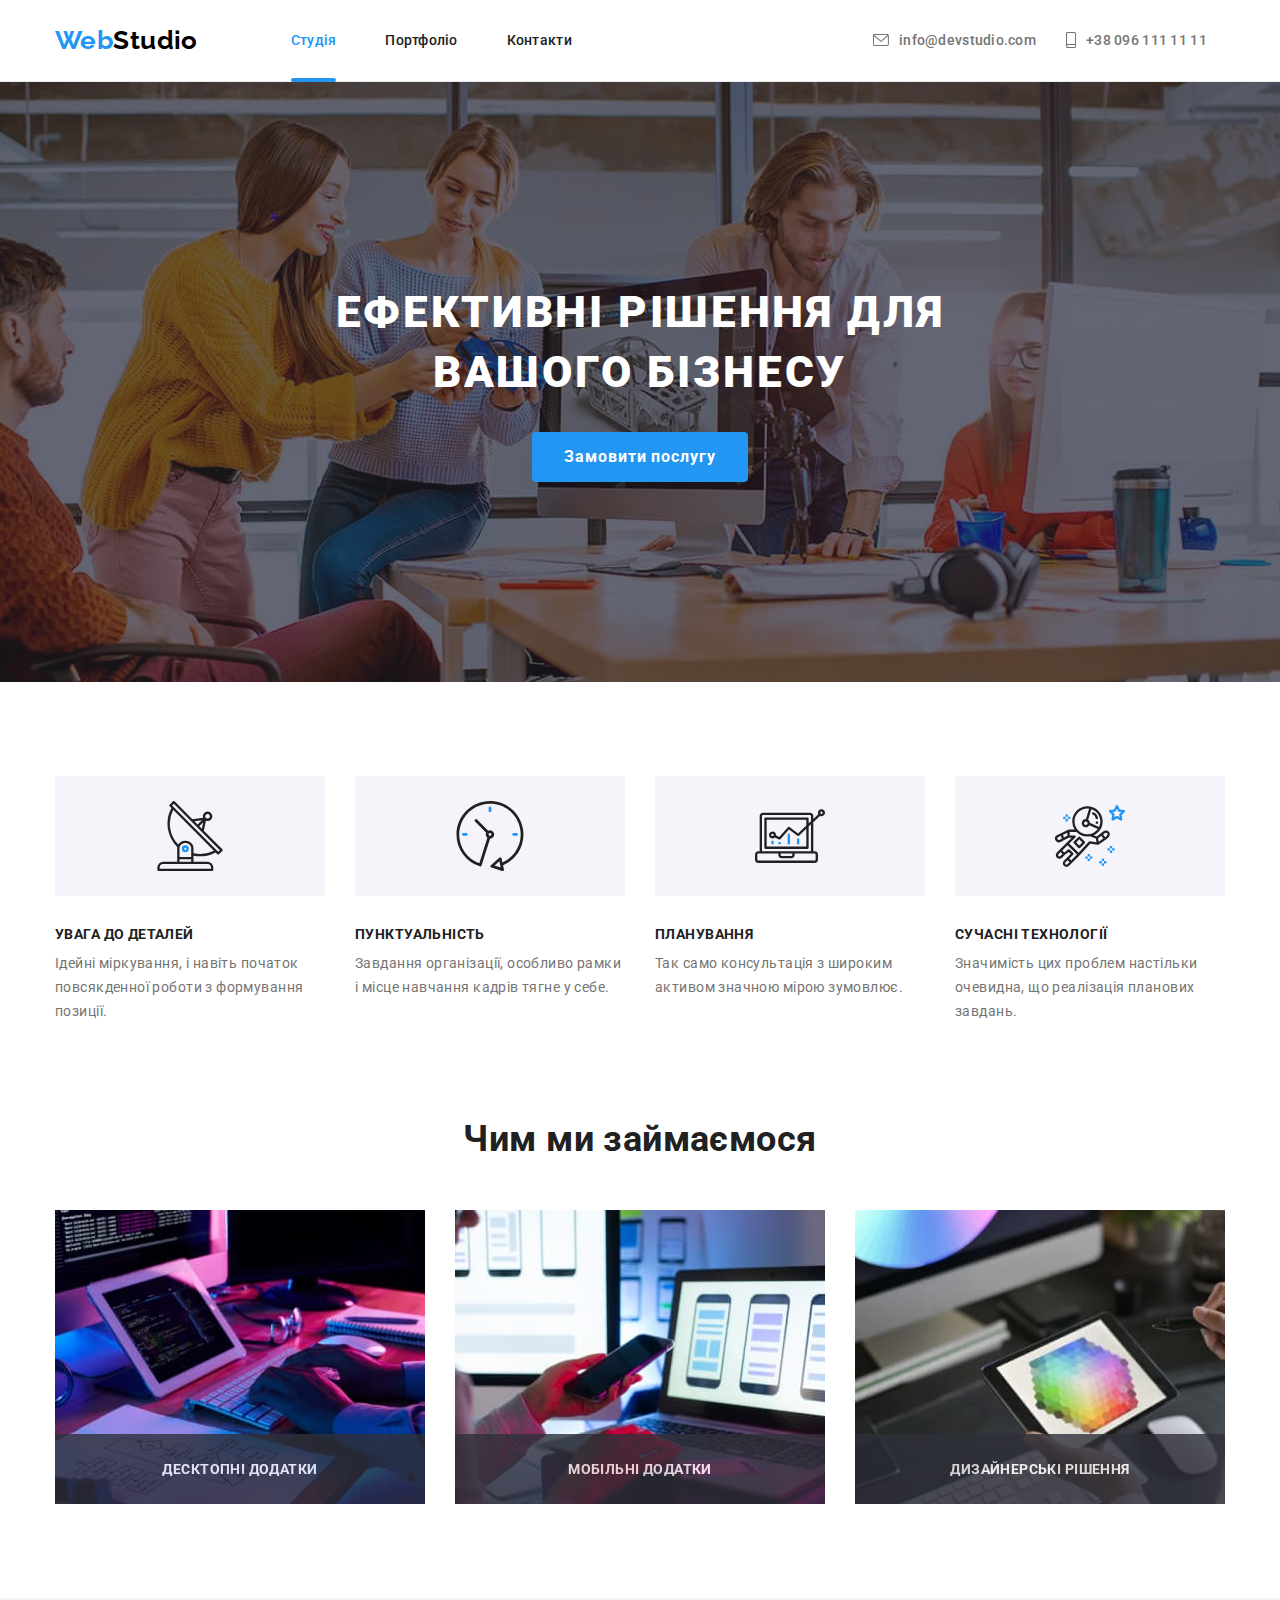
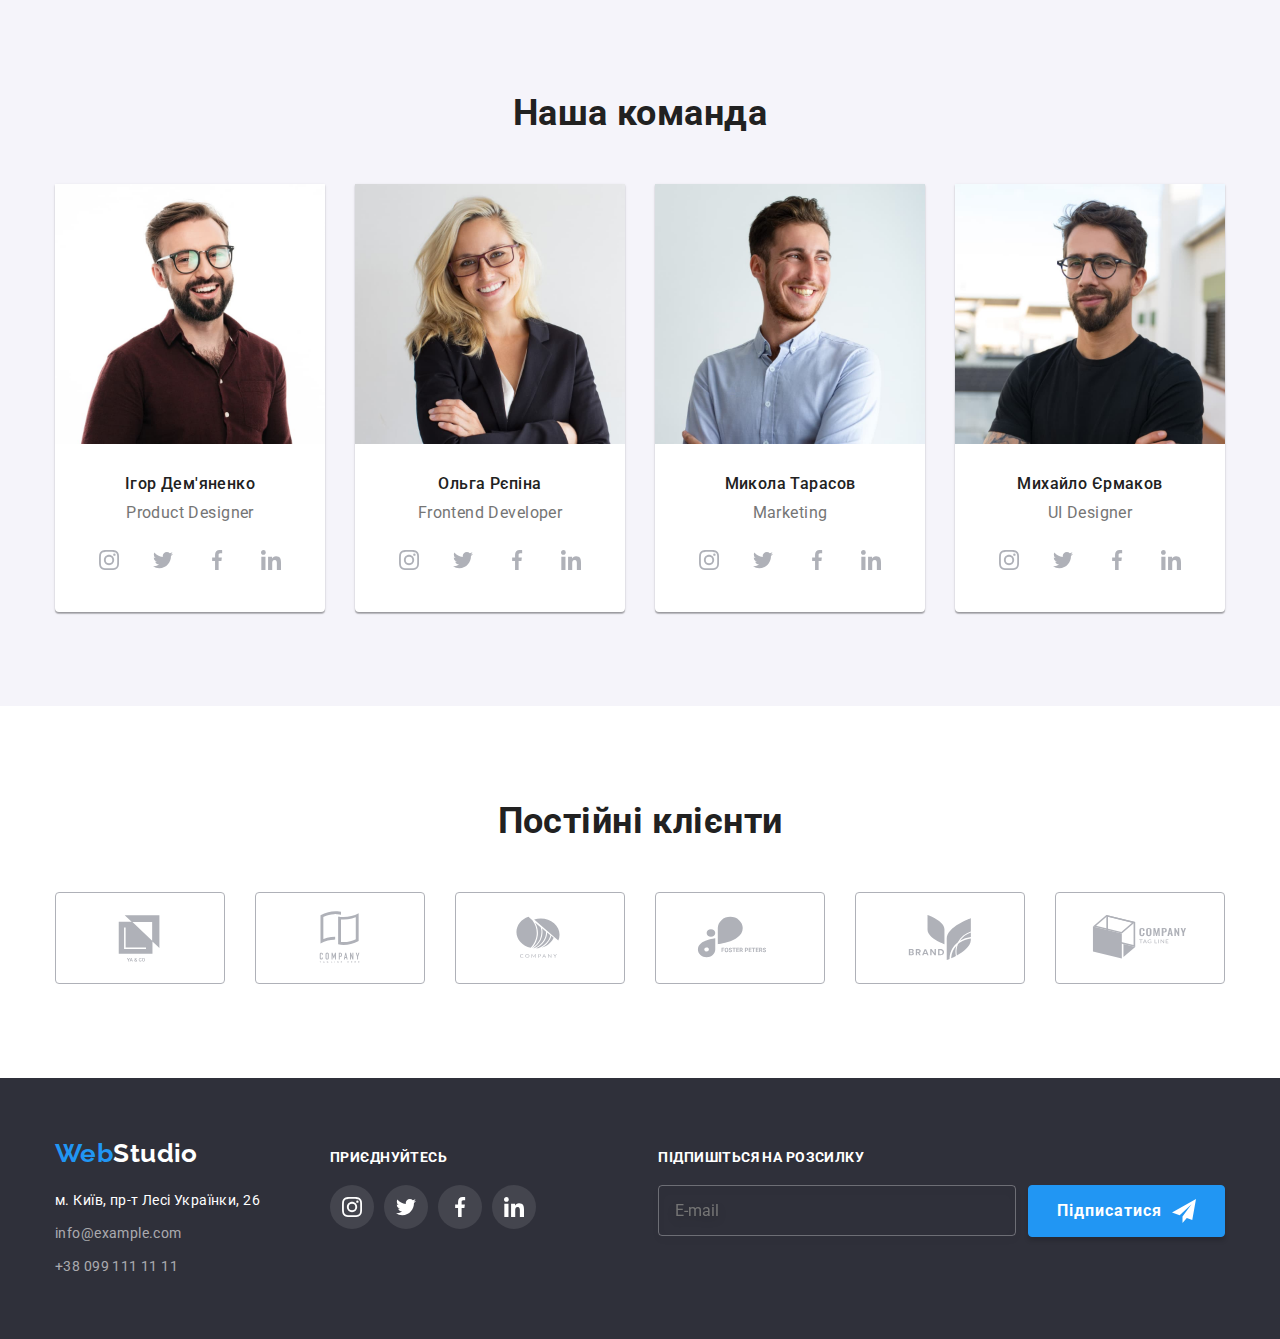
<file: index.html>
<!DOCTYPE html>
<html lang="uk">
  <head>
    <meta charset="UTF-8" />
    <meta http-equiv="X-UA-Compatible" content="IE=edge" />
    <meta name="viewport" content="width=device-width, initial-scale=1.0" />
    <link rel="preconnect" href="https://fonts.googleapis.com" />
    <link rel="preconnect" href="https://fonts.gstatic.com" crossorigin />
    <link
      href="https://fonts.googleapis.com/css2?family=Raleway:wght@700&family=Roboto:wght@400;500;700;900&display=swap"
      rel="stylesheet"
    />
    <link
      rel="stylesheet"
      href="https://cdnjs.cloudflare.com/ajax/libs/modern-normalize/1.1.0/modern-normalize.min.css"
    />
    <link rel="stylesheet" href="./css/main.min.css" />
    <title lang="en">WebStudio</title>
  </head>
  <body>
    <header class="header">
      <div class="header__wraper container">
        <nav class="nav">
          <a class="nav__logo" href="./index.html" lang="en"
            ><span class="logo-accent">Web</span>Studio</a
          >
          <ul class="nav__list">
            <li>
              <a class="nav__link current" href="./index.html">Студія</a>
            </li>
            <li>
              <a class="nav__link" href="./portfolio.html">Портфоліо</a>
            </li>
            <li>
              <a class="nav__link" href="#">Контакти</a>
            </li>
          </ul>
        </nav>
        <ul class="header__list">
          <li>
            <a class="header__link" href="mailto:info@devstudio.com">
              <svg class="header__icon" width="16" height="12">
                <use href="./images/icons.svg#icon-envelope"></use></svg
              >info@devstudio.com</a
            >
          </li>
          <li>
            <a class="header__link" href="tel:+380961111111">
              <svg class="header__icon" width="10" height="16">
                <use href="./images/icons.svg#icon-smartphone"></use></svg
              >+38 096 111 11 11</a
            >
          </li>
        </ul>
      </div>
    </header>
    <main>
      <section class="hero">
        <h1 class="hero__title">Ефективні рішення для вашого бізнесу</h1>
        <button data-modal-open class="hero__btn" type="button">
          Замовити послугу
        </button>
        <div data-modal class="backdrop is-hidden">
          <div class="modal">
            <button data-modal-close class="modal__btn">
              <svg class="modal__icon" width="18" height="18">
                <use href="./images/icons.svg#icon-close"></use>
              </svg>
            </button>
            <p class="modal__title">Залиште свої дані, ми вам передзвонимо</p>
            <form>
              <label class="modal__label">
                Ім'я
                <input type="text" name="name" class="modal__input" required />
                <svg class="modal__input-icon" width="18" height="18">
                  <use href="./images/icons.svg#icon-person"></use>
                </svg>
              </label>
              <label class="modal__label">
                Телефон
                <input type="tel" name="tel" class="modal__input" required />
                <svg class="modal__input-icon" width="18" height="18">
                  <use href="./images/icons.svg#icon-phone"></use>
                </svg>
              </label>
              <label class="modal__label">
                Пошта
                <input
                  type="email"
                  name="email"
                  class="modal__input"
                  required
                />
                <svg class="modal__input-icon" width="18" height="18">
                  <use href="./images/icons.svg#icon-email"></use>
                </svg>
              </label>
              <label class="modal__label">
                Коментар
                <textarea
                  class="modal__comment"
                  name="comment"
                  rows="8"
                  placeholder="Введіть текст"
                ></textarea>
              </label>
              <label class="modal__policy">
                <input class="modal__checkbox" type="checkbox" name="policy" />
                <svg class="modal__checbox-icon" width="16" height="15">
                  <use href="./images/icons.svg#icon-check"></use>
                </svg>
                <span>Погоджуюся з розсилкою та приймаю</span>
                <a href="" class="modal__checbox-link">Умови договору</a>
              </label>
              <button type="submit" class="modal__form-btn">Відправити</button>
            </form>
          </div>
        </div>
      </section>
      <section class="features section">
        <div class="container">
          <h2 class="section__title feature-title">Особливості</h2>
          <ul class="features__list">
            <li class="features__item">
              <div class="features__icon-wraper">
                <svg width="70" height="70">
                  <use href="./images/icons.svg#icon-antenna"></use>
                </svg>
              </div>
              <h3 class="features__title">Увага до деталей</h3>
              <p class="features__descr">
                Ідейні міркування, і навіть початок повсякденної роботи з
                формування позиції.
              </p>
            </li>
            <li class="features__item">
              <div class="features__icon-wraper">
                <svg width="70" height="70">
                  <use href="./images/icons.svg#icon-clock"></use>
                </svg>
              </div>
              <h3 class="features__title">Пунктуальність</h3>
              <p class="features__descr">
                Завдання організації, особливо рамки і місце навчання кадрів
                тягне у себе.
              </p>
            </li>
            <li class="features__item">
              <div class="features__icon-wraper">
                <svg width="70" height="70">
                  <use href="./images/icons.svg#icon-diagram"></use>
                </svg>
              </div>
              <h3 class="features__title">Планування</h3>
              <p class="features__descr">
                Так само консультація з широким активом значною мірою зумовлює.
              </p>
            </li>
            <li class="features__item">
              <div class="features__icon-wraper">
                <svg width="70" height="70">
                  <use href="./images/icons.svg#icon-astronaut"></use>
                </svg>
              </div>
              <h3 class="features__title">Сучасні технології</h3>
              <p class="features__descr">
                Значимість цих проблем настільки очевидна, що реалізація
                планових завдань.
              </p>
            </li>
          </ul>
        </div>
      </section>
      <section class="services section">
        <div class="container">
          <h2 class="section__title">Чим ми займаємося</h2>
          <ul class="services__list">
            <li class="services__item">
              <div class="services__thumb">
                <img
                  src="./images/studio/img1.jpg"
                  alt="Людина працює за компьютером"
                  width="370"
                  height="294"
                />
                <p class="services__description">Десктопні додатки</p>
              </div>
            </li>
            <li class="services__item">
              <div class="services__thumb">
                <img
                  src="./images/studio/img2.jpg"
                  alt="Людина працює з телефоном та ноутбуком"
                  width="370"
                  height="294"
                />
                <p class="services__description">Мобільні додатки</p>
              </div>
            </li>
            <li class="services__item">
              <div class="services__thumb">
                <img
                  src="./images/studio/img3.jpg"
                  alt="Людина працює з планшетом"
                  width="370"
                  height="294"
                />
                <p class="services__description">Дизайнерські рішення</p>
              </div>
            </li>
          </ul>
        </div>
      </section>
      <section class="our-team section">
        <div class="container">
          <h2 class="section__title">Наша команда</h2>
          <ul class="our-team__list">
            <li class="our-team__item">
              <img
                src="./images/studio/photo1.jpg"
                alt="Ігор Дем'яненко"
                width="270"
                height="260"
              />
              <div class="our-team__content">
                <h3 class="our-team__name">Ігор Дем'яненко</h3>
                <p class="our-team__descr" lang="en">Product Designer</p>
                <div>
                  <ul class="our-soc">
                    <li class="our-soc__item">
                      <a href="" class="our-soc__link">
                        <svg class="our-soc__icon" width="20" height="20">
                          <use href="./images/icons.svg#icon-instagram"></use>
                        </svg>
                      </a>
                    </li>
                    <li class="our-soc__item">
                      <a href="" class="our-soc__link">
                        <svg class="our-soc__icon" width="20" height="20">
                          <use href="./images/icons.svg#icon-twitter"></use>
                        </svg>
                      </a>
                    </li>
                    <li class="our-soc__item">
                      <a href="" class="our-soc__link">
                        <svg class="our-soc__icon" width="20" height="20">
                          <use href="./images/icons.svg#icon-facebook"></use>
                        </svg>
                      </a>
                    </li>
                    <li class="our-soc__item">
                      <a href="" class="our-soc__link">
                        <svg class="our-soc__icon" width="20" height="20">
                          <use href="./images/icons.svg#icon-linkedin"></use>
                        </svg>
                      </a>
                    </li>
                  </ul>
                </div>
              </div>
            </li>
            <li class="our-team__item">
              <img
                src="./images/studio/photo2.jpg"
                alt="Ольга Рєпіна"
                width="270"
                height="260"
              />
              <div class="our-team__content">
                <h3 class="our-team__name">Ольга Рєпіна</h3>
                <p class="our-team__descr" lang="en">Frontend Developer</p>
                <div>
                  <ul class="our-soc">
                    <li class="our-soc__item">
                      <a href="" class="our-soc__link">
                        <svg class="our-soc__icon" width="20" height="20">
                          <use href="./images/icons.svg#icon-instagram"></use>
                        </svg>
                      </a>
                    </li>
                    <li class="our-soc__item">
                      <a href="" class="our-soc__link">
                        <svg class="our-soc__icon" width="20" height="20">
                          <use href="./images/icons.svg#icon-twitter"></use>
                        </svg>
                      </a>
                    </li>
                    <li class="our-soc__item">
                      <a href="" class="our-soc__link">
                        <svg class="our-soc__icon" width="20" height="20">
                          <use href="./images/icons.svg#icon-facebook"></use>
                        </svg>
                      </a>
                    </li>
                    <li class="our-soc__item">
                      <a href="" class="our-soc__link">
                        <svg class="our-soc__icon" width="20" height="20">
                          <use href="./images/icons.svg#icon-linkedin"></use>
                        </svg>
                      </a>
                    </li>
                  </ul>
                </div>
              </div>
            </li>
            <li class="our-team__item">
              <img
                src="./images/studio/photo3.jpg"
                alt="Микола Тарасов"
                width="270"
                height="260"
              />
              <div class="our-team__content">
                <h3 class="our-team__name">Микола Тарасов</h3>
                <p class="our-team__descr" lang="en">Marketing</p>
                <div>
                  <ul class="our-soc">
                    <li class="our-soc__item">
                      <a href="" class="our-soc__link">
                        <svg class="our-soc__icon" width="20" height="20">
                          <use href="./images/icons.svg#icon-instagram"></use>
                        </svg>
                      </a>
                    </li>
                    <li class="our-soc__item">
                      <a href="" class="our-soc__link">
                        <svg class="our-soc__icon" width="20" height="20">
                          <use href="./images/icons.svg#icon-twitter"></use>
                        </svg>
                      </a>
                    </li>
                    <li class="our-soc__item">
                      <a href="" class="our-soc__link">
                        <svg class="our-soc__icon" width="20" height="20">
                          <use href="./images/icons.svg#icon-facebook"></use>
                        </svg>
                      </a>
                    </li>
                    <li class="our-soc__item">
                      <a href="" class="our-soc__link">
                        <svg class="our-soc__icon" width="20" height="20">
                          <use href="./images/icons.svg#icon-linkedin"></use>
                        </svg>
                      </a>
                    </li>
                  </ul>
                </div>
              </div>
            </li>
            <li class="our-team__item">
              <img
                src="./images/studio/photo4.jpg"
                alt="Михайло Єрмаков"
                width="270"
                height="260"
              />
              <div class="our-team__content">
                <h3 class="our-team__name">Михайло Єрмаков</h3>
                <p class="our-team__descr" lang="en">UI Designer</p>
                <div>
                  <ul class="our-soc">
                    <li class="our-soc__item">
                      <a href="" class="our-soc__link">
                        <svg class="our-soc__icon" width="20" height="20">
                          <use href="./images/icons.svg#icon-instagram"></use>
                        </svg>
                      </a>
                    </li>
                    <li class="our-soc__item">
                      <a href="" class="our-soc__link">
                        <svg class="our-soc__icon" width="20" height="20">
                          <use href="./images/icons.svg#icon-twitter"></use>
                        </svg>
                      </a>
                    </li>
                    <li class="our-soc__item">
                      <a href="" class="our-soc__link">
                        <svg class="our-soc__icon" width="20" height="20">
                          <use href="./images/icons.svg#icon-facebook"></use>
                        </svg>
                      </a>
                    </li>
                    <li class="our-soc__item">
                      <a href="" class="our-soc__link">
                        <svg class="our-soc__icon" width="20" height="20">
                          <use href="./images/icons.svg#icon-linkedin"></use>
                        </svg>
                      </a>
                    </li>
                  </ul>
                </div>
              </div>
            </li>
          </ul>
        </div>
      </section>
      <section class="section">
        <div class="container">
          <h2 class="section__title">Постійні клієнти</h2>
          <ul class="clients">
            <li>
              <a href="" class="clients__link">
                <svg class="clients__logo" width="106" height="60">
                  <use href="./images/icons.svg#icon-logo1"></use>
                </svg>
              </a>
            </li>
            <li>
              <a href="" class="clients__link">
                <svg class="clients__logo" width="106" height="60">
                  <use href="./images/icons.svg#icon-logo2"></use>
                </svg>
              </a>
            </li>
            <li>
              <a href="" class="clients__link">
                <svg class="clients__logo" width="106" height="60">
                  <use href="./images/icons.svg#icon-logo3"></use>
                </svg>
              </a>
            </li>
            <li>
              <a href="" class="clients__link">
                <svg class="clients__logo" width="106" height="60">
                  <use href="./images/icons.svg#icon-logo4"></use>
                </svg>
              </a>
            </li>
            <li>
              <a href="" class="clients__link">
                <svg class="clients__logo" width="106" height="60">
                  <use href="./images/icons.svg#icon-logo5"></use>
                </svg>
              </a>
            </li>
            <li>
              <a href="" class="clients__link">
                <svg class="clients__logo" width="106" height="60">
                  <use href="./images/icons.svg#icon-logo6"></use>
                </svg>
              </a>
            </li>
          </ul>
        </div>
      </section>
    </main>
    <footer class="footer">
      <div class="footer__wraper container">
        <div>
          <a class="footer__logo" href="./index.html" lang="en"
            ><span class="logo-accent">Web</span>Studio</a
          >
          <address class="address">
            <ul class="address__list">
              <li>
                <a
                  class="address__map"
                  href="https://goo.gl/maps/CPtrU1FHBa2aNyZL9"
                  target="_blank"
                  rel="noopener noreferrer nofollow"
                  >м. Київ, пр-т Лесі Українки, 26</a
                >
              </li>
              <li>
                <a class="address__contacts" href="mailto:info@example.com"
                  >info@example.com</a
                >
              </li>
              <li>
                <a class="address__contacts" href="tel:+380991111111"
                  >+38 099 111 11 11</a
                >
              </li>
            </ul>
          </address>
        </div>
        <div class="footer__soc-link">
          <p class="footer__text uppercase">приєднуйтесь</p>
          <ul class="footer__list">
            <li class="footer__item">
              <a href="" class="footer__link">
                <svg width="20" height="20">
                  <use href="./images/icons.svg#icon-instagram"></use>
                </svg>
              </a>
            </li>
            <li class="footer__item">
              <a href="" class="footer__link">
                <svg width="20" height="20">
                  <use href="./images/icons.svg#icon-twitter"></use>
                </svg>
              </a>
            </li>
            <li class="footer__item">
              <a href="" class="footer__link">
                <svg width="20" height="20">
                  <use href="./images/icons.svg#icon-facebook"></use>
                </svg>
              </a>
            </li>
            <li class="footer__item">
              <a href="" class="footer__link">
                <svg width="20" height="20">
                  <use href="./images/icons.svg#icon-linkedin"></use>
                </svg>
              </a>
            </li>
          </ul>
        </div>
        <div class="footer__form-wraper">
          <p class="footer__text uppercase">Підпишіться на розсилку</p>
          <form class="footer__form">
            <label class="footer__form-label">
              <input type="email" name="email" placeholder="E-mail" required />
            </label>
            <button class="footer__btn" type="submit">
              Підписатися
              <svg class="footer__btn-icon" width="24" height="24">
                <use href="./images/icons.svg#icon-send"></use>
              </svg>
            </button>
          </form>
        </div>
      </div>
    </footer>
    <script src="./js/modal.js"></script>
  </body>
</html>
</file>
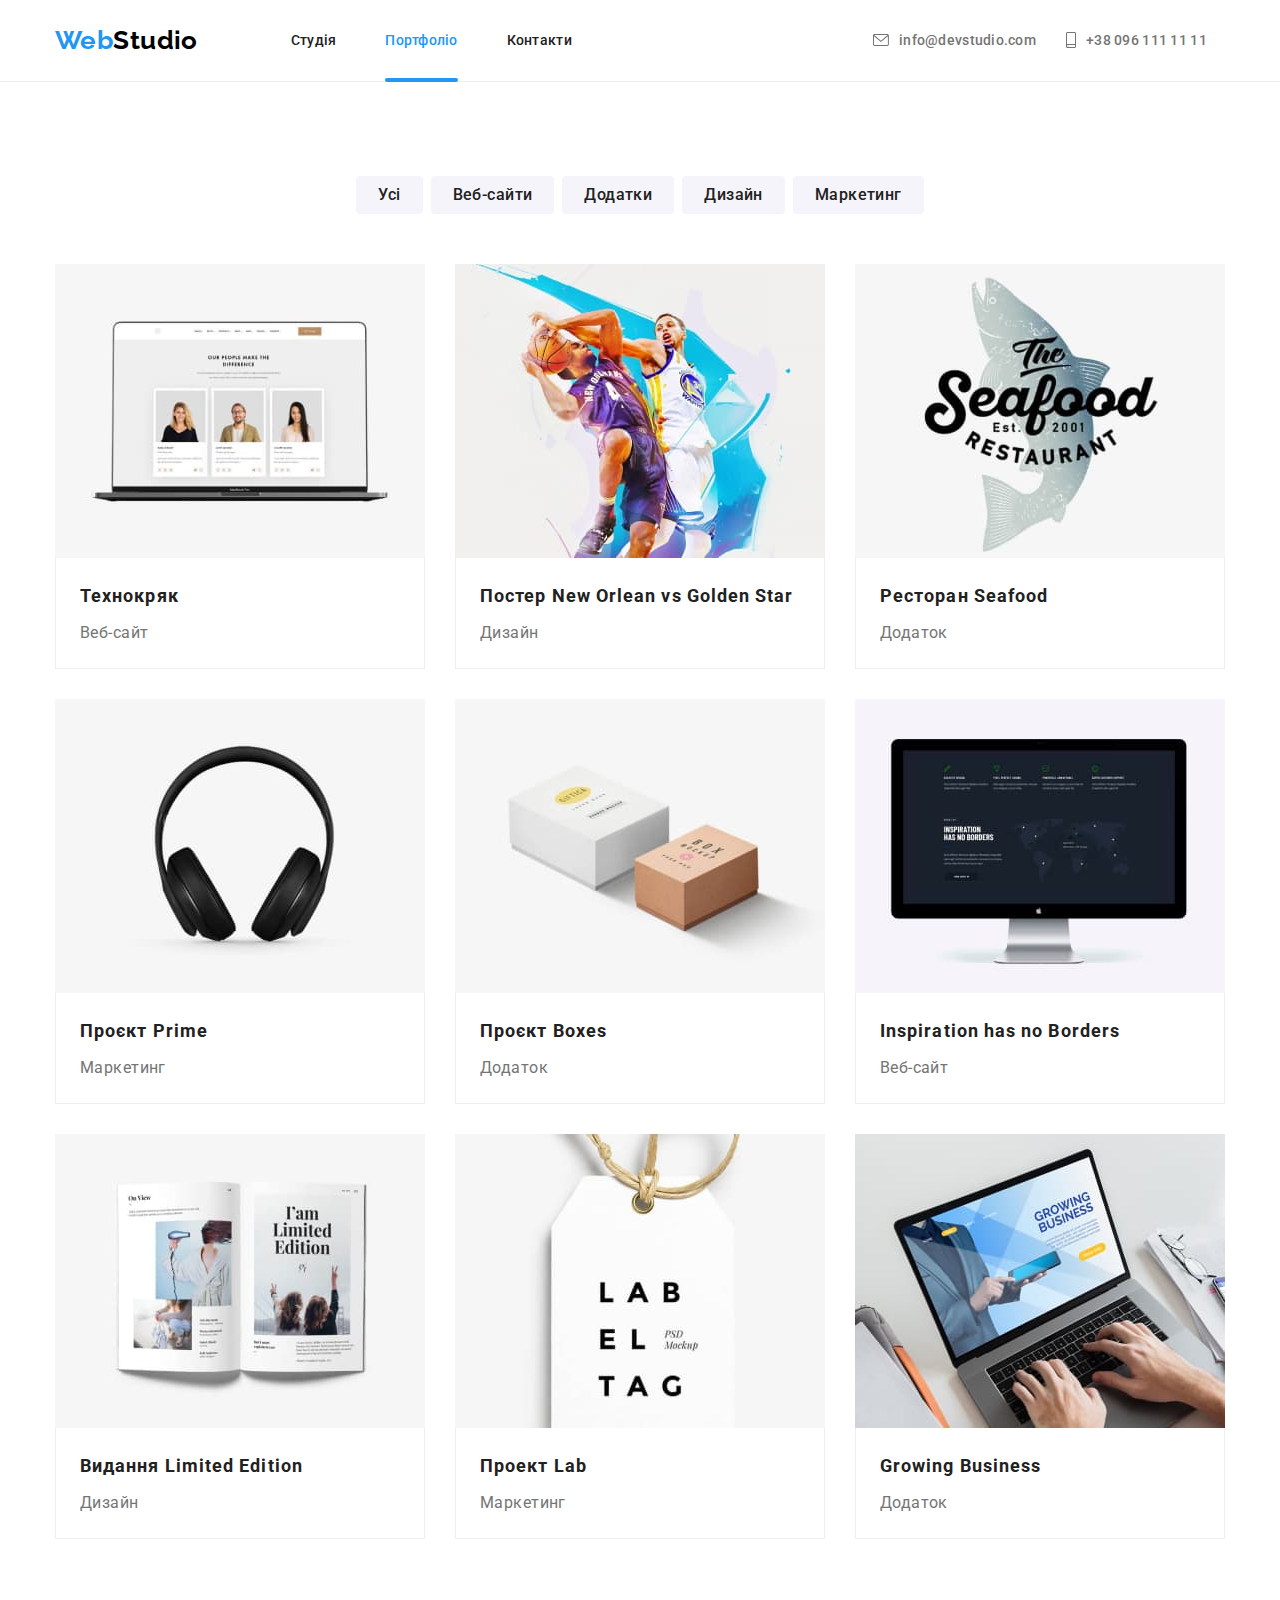
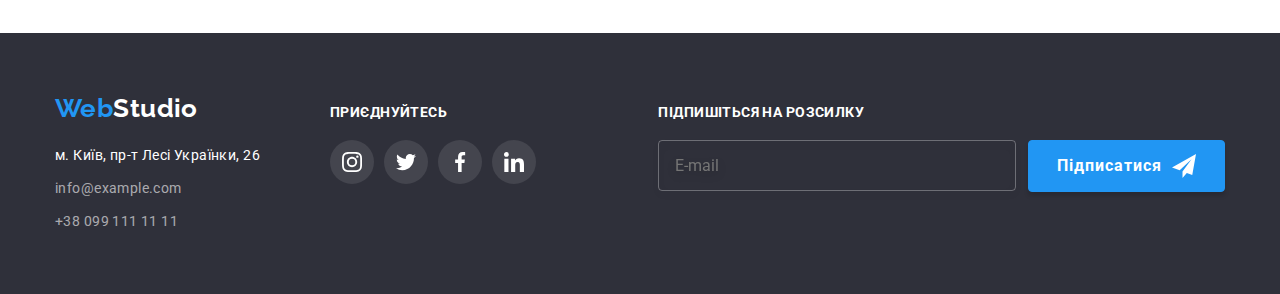
<file: portfolio.html>
<!DOCTYPE html>
<html lang="uk">
  <head>
    <meta charset="UTF-8" />
    <meta http-equiv="X-UA-Compatible" content="IE=edge" />
    <meta name="viewport" content="width=device-width, initial-scale=1.0" />
    <link rel="preconnect" href="https://fonts.googleapis.com" />
    <link rel="preconnect" href="https://fonts.gstatic.com" crossorigin />
    <link
      href="https://fonts.googleapis.com/css2?family=Raleway:wght@700&family=Roboto:wght@400;500;700;900&display=swap"
      rel="stylesheet"
    />
    <link
      rel="stylesheet"
      href="https://cdnjs.cloudflare.com/ajax/libs/modern-normalize/1.1.0/modern-normalize.min.css"
    />
    <link rel="stylesheet" href="./css/main.min.css" />
    <title lang="en">Portfolio</title>
  </head>
  <body>
    <header class="header">
      <div class="header__wraper container">
        <nav class="nav">
          <a class="nav__logo" href="./index.html" lang="en"
            ><span class="logo-accent">Web</span>Studio</a
          >
          <ul class="nav__list">
            <li>
              <a class="nav__link" href="./index.html">Студія</a>
            </li>
            <li>
              <a class="nav__link current" href="./portfolio.html">Портфоліо</a>
            </li>
            <li>
              <a class="nav__link" href="#">Контакти</a>
            </li>
          </ul>
        </nav>
        <ul class="header__list">
          <li>
            <a class="header__link" href="mailto:info@devstudio.com">
              <svg class="header__icon" width="16" height="12">
                <use href="./images/icons.svg#icon-envelope"></use></svg
              >info@devstudio.com</a
            >
          </li>
          <li>
            <a class="header__link" href="tel:+380961111111">
              <svg class="header__icon" width="10" height="16">
                <use href="./images/icons.svg#icon-smartphone"></use></svg
              >+38 096 111 11 11</a
            >
          </li>
        </ul>
      </div>
    </header>
    <main>
      <section class="portfolio section">
        <div class="container">
          <h1 class="section__title title-hidden">Портфоліо</h1>
          <ul class="portfolio__nav">
            <li class="portfolio__nav-list">
              <button class="portfolio__nav-btn" type="button">Усі</button>
            </li>
            <li class="portfolio__nav-list">
              <button class="portfolio__nav-btn" type="button">
                Веб-сайти
              </button>
            </li>
            <li class="portfolio__nav-list">
              <button class="portfolio__nav-btn" type="button">Додатки</button>
            </li>
            <li class="portfolio__nav-list">
              <button class="portfolio__nav-btn" type="button">Дизайн</button>
            </li>
            <li class="portfolio__nav-list">
              <button class="portfolio__nav-btn" type="button">
                Маркетинг
              </button>
            </li>
          </ul>
          <ul class="portfolio__set">
            <li class="portfolio__item">
              <a href="" class="portfolio__link">
                <div class="overlay">
                  <img
                    src="./images/portfolio/img1.jpg"
                    alt="Технокряк"
                    width="370"
                    height="294"
                  />
                  <p class="overlay__text">
                    Ресурс пропонує комплексні пропозиції з різним рівнем
                    функціоналу та сервісів. Все це дозволить відвідувачу
                    отримати вичерпні відомості про компанію чи приватну особу.
                  </p>
                </div>

                <div class="portfolio__wraper">
                  <h2 class="portfolio__title">Технокряк</h2>
                  <p class="portfolio__descr">Веб-сайт</p>
                </div>
              </a>
            </li>
            <li class="portfolio__item">
              <a href="" class="portfolio__link">
                <div class="overlay">
                  <img
                    src="./images/portfolio/img2.jpg"
                    alt="Постер Новий Орлеан проти Золотої Зірки"
                    width="370"
                    height="294"
                  />
                  <p class="overlay__text">
                    Ресурс пропонує комплексні пропозиції з різним рівнем
                    функціоналу та сервісів. Все це дозволить відвідувачу
                    отримати вичерпні відомості про компанію чи приватну особу.
                  </p>
                </div>

                <div class="portfolio__wraper">
                  <h2 class="portfolio__title">
                    Постер <span lang="en">New Orlean vs Golden Star</span>
                  </h2>
                  <p class="portfolio__descr">Дизайн</p>
                </div>
              </a>
            </li>
            <li class="portfolio__item">
              <a href="" class="portfolio__link">
                <div class="overlay">
                  <img
                    src="./images/portfolio/img3.jpg"
                    alt="Ресторан морепродуктів"
                    width="370"
                    height="294"
                  />
                  <p class="overlay__text">
                    Ресурс пропонує комплексні пропозиції з різним рівнем
                    функціоналу та сервісів. Все це дозволить відвідувачу
                    отримати вичерпні відомості про компанію чи приватну особу.
                  </p>
                </div>

                <div class="portfolio__wraper">
                  <h2 class="portfolio__title">
                    Ресторан <span lang="en">Seafood</span>
                  </h2>
                  <p class="portfolio__descr">Додаток</p>
                </div>
              </a>
            </li>
            <li class="portfolio__item">
              <a href="" class="portfolio__link">
                <div class="overlay">
                  <img
                    src="./images/portfolio/img4.jpg"
                    alt="Головний проєкт"
                    width="370"
                    height="294"
                  />
                  <p class="overlay__text">
                    Ресурс пропонує комплексні пропозиції з різним рівнем
                    функціоналу та сервісів. Все це дозволить відвідувачу
                    отримати вичерпні відомості про компанію чи приватну особу.
                  </p>
                </div>

                <div class="portfolio__wraper">
                  <h2 class="portfolio__title">
                    Проєкт <span lang="en">Prime</span>
                  </h2>
                  <p class="portfolio__descr">Маркетинг</p>
                </div>
              </a>
            </li>
            <li class="portfolio__item">
              <a href="" class="portfolio__link">
                <div class="overlay">
                  <img
                    src="./images/portfolio/img5.jpg"
                    alt="Проєкт коробок"
                    width="370"
                    height="294"
                  />
                  <p class="overlay__text">
                    Ресурс пропонує комплексні пропозиції з різним рівнем
                    функціоналу та сервісів. Все це дозволить відвідувачу
                    отримати вичерпні відомості про компанію чи приватну особу.
                  </p>
                </div>

                <div class="portfolio__wraper">
                  <h2 class="portfolio__title">
                    Проєкт <span lang="en">Boxes</span>
                  </h2>
                  <p class="portfolio__descr">Додаток</p>
                </div>
              </a>
            </li>
            <li class="portfolio__item">
              <a href="" class="portfolio__link">
                <div class="overlay">
                  <img
                    src="./images/portfolio/img6.jpg"
                    alt="Натхнення не має меж"
                    width="370"
                    height="294"
                  />
                  <p class="overlay__text">
                    Ресурс пропонує комплексні пропозиції з різним рівнем
                    функціоналу та сервісів. Все це дозволить відвідувачу
                    отримати вичерпні відомості про компанію чи приватну особу.
                  </p>
                </div>

                <div class="portfolio__wraper">
                  <h2 class="portfolio__title" lang="en">
                    Inspiration has no Borders
                  </h2>
                  <p class="portfolio__descr">Веб-сайт</p>
                </div>
              </a>
            </li>
            <li class="portfolio__item">
              <a href="" class="portfolio__link">
                <div class="overlay">
                  <img
                    src="./images/portfolio/img7.jpg"
                    alt="Обмежене видання"
                    width="370"
                    height="294"
                  />
                  <p class="overlay__text">
                    Ресурс пропонує комплексні пропозиції з різним рівнем
                    функціоналу та сервісів. Все це дозволить відвідувачу
                    отримати вичерпні відомості про компанію чи приватну особу.
                  </p>
                </div>

                <div class="portfolio__wraper">
                  <h2 class="portfolio__title">
                    Видання <span lang="en">Limited Edition</span>
                  </h2>
                  <p class="portfolio__descr">Дизайн</p>
                </div>
              </a>
            </li>
            <li class="portfolio__item">
              <a href="" class="portfolio__link">
                <div class="overlay">
                  <img
                    src="./images/portfolio/img8.jpg"
                    alt="Проектна лабораторія"
                    width="370"
                    height="294"
                  />
                  <p class="overlay__text">
                    Ресурс пропонує комплексні пропозиції з різним рівнем
                    функціоналу та сервісів. Все це дозволить відвідувачу
                    отримати вичерпні відомості про компанію чи приватну особу.
                  </p>
                </div>
                <div class="portfolio__wraper">
                  <h2 class="portfolio__title">
                    Проект <span class="uppercase" lang="en">Lab</span>
                  </h2>
                  <p class="portfolio__descr">Маркетинг</p>
                </div>
              </a>
            </li>
            <li class="portfolio__item">
              <a href="" class="portfolio__link">
                <div class="overlay">
                  <img
                    src="./images/portfolio/img9.jpg"
                    alt="Зростаючий бізнес"
                    width="370"
                    height="294"
                  />
                  <p class="overlay__text">
                    Ресурс пропонує комплексні пропозиції з різним рівнем
                    функціоналу та сервісів. Все це дозволить відвідувачу
                    отримати вичерпні відомості про компанію чи приватну особу.
                  </p>
                </div>
                <div class="portfolio__wraper">
                  <h2 class="portfolio__title" lang="en">Growing Business</h2>
                  <p class="portfolio__descr">Додаток</p>
                </div>
              </a>
            </li>
          </ul>
        </div>
      </section>
    </main>
    <footer class="footer">
      <div class="footer__wraper container">
        <div>
          <a class="footer__logo" href="./index.html" lang="en"
            ><span class="logo-accent">Web</span>Studio</a
          >
          <address class="address">
            <ul class="address__list">
              <li>
                <a
                  class="address__map"
                  href="https://goo.gl/maps/CPtrU1FHBa2aNyZL9"
                  target="_blank"
                  rel="noopener noreferrer nofollow"
                  >м. Київ, пр-т Лесі Українки, 26</a
                >
              </li>
              <li>
                <a class="address__contacts" href="mailto:info@example.com"
                  >info@example.com</a
                >
              </li>
              <li>
                <a class="address__contacts" href="tel:+380991111111"
                  >+38 099 111 11 11</a
                >
              </li>
            </ul>
          </address>
        </div>
        <div class="footer__soc-link">
          <p class="footer__text uppercase">приєднуйтесь</p>
          <ul class="footer__list">
            <li class="footer__item">
              <a href="" class="footer__link">
                <svg width="20" height="20">
                  <use href="./images/icons.svg#icon-instagram"></use>
                </svg>
              </a>
            </li>
            <li class="footer__item">
              <a href="" class="footer__link">
                <svg width="20" height="20">
                  <use href="./images/icons.svg#icon-twitter"></use>
                </svg>
              </a>
            </li>
            <li class="footer__item">
              <a href="" class="footer__link">
                <svg width="20" height="20">
                  <use href="./images/icons.svg#icon-facebook"></use>
                </svg>
              </a>
            </li>
            <li class="footer__item">
              <a href="" class="footer__link">
                <svg width="20" height="20">
                  <use href="./images/icons.svg#icon-linkedin"></use>
                </svg>
              </a>
            </li>
          </ul>
        </div>
        <div class="footer__form-wraper">
          <p class="footer__text uppercase">Підпишіться на розсилку</p>
          <form class="footer__form">
            <label class="footer__form-label">
              <input type="email" name="email" placeholder="E-mail" required />
            </label>
            <button class="footer__btn" type="submit">
              Підписатися
              <svg class="footer__btn-icon" width="24" height="24">
                <use href="./images/icons.svg#icon-send"></use>
              </svg>
            </button>
          </form>
        </div>
      </div>
    </footer>
  </body>
</html>
</file>
<file: css/main.min.css>
h1,h2,h3,p,ul{margin:0;padding:0}img{display:block;max-width:100%;height:auto}a{display:block}a,a:visited,a:hover{text-decoration:none}ul,ol{list-style:none}:focus,:active{outline:none}a:focus,a:active{outline:none}.title-hidden,.feature-title{position:absolute;width:1px;margin:-1px;height:1px;padding:0;overflow:hidden;border:0;clip:rect(0 0 0 0)}body{font-family:"Roboto",sans-serif;color:#757575;font-size:14px;letter-spacing:.03em}.container{width:1200px;padding-left:15px;padding-right:15px;margin:0 auto}.section{padding-top:94px;padding-bottom:94px}.section__title{font-size:36px;line-height:1.167;color:#212121;text-align:center;margin-bottom:50px}.logo,.footer__logo,.nav__logo{font-family:"Raleway",sans-serif;font-weight:700;font-size:26px;line-height:1.192}.logo-accent{color:#2196f3}.header,.header__wraper,.nav,.nav__list,.header__list{display:-webkit-box;display:-ms-flexbox;display:flex}.header{background:#fff;border-bottom:1px solid #ececec}.header__list{width:352px;-webkit-box-align:center;-ms-flex-align:center;align-items:center;margin-left:auto;gap:30px}.header__link{display:-webkit-box;display:-ms-flexbox;display:flex;-webkit-box-align:center;-ms-flex-align:center;align-items:center;font-weight:500;line-height:1.143;letter-spacing:.02em;color:#757575;-webkit-transition-property:color;transition-property:color;-webkit-transition-duration:250ms;transition-duration:250ms;-webkit-transition-timing-function:cubic-bezier(0.4, 0, 0.2, 1);transition-timing-function:cubic-bezier(0.4, 0, 0.2, 1)}.header__link:focus,.header__link:hover{color:#2196f3}.header__icon{fill:currentColor;margin-right:10px}.nav__logo{color:#000;margin:25px 0}.nav__list{width:281px;-webkit-box-pack:justify;-ms-flex-pack:justify;justify-content:space-between;-webkit-box-align:center;-ms-flex-align:center;align-items:center;margin-left:93px}.nav__link{font-weight:500;line-height:1.143;letter-spacing:.02em;color:#212121;padding:32px 0;-webkit-transition-property:color;transition-property:color;-webkit-transition-duration:250ms;transition-duration:250ms;-webkit-transition-timing-function:cubic-bezier(0.4, 0, 0.2, 1);transition-timing-function:cubic-bezier(0.4, 0, 0.2, 1);position:relative}.nav__link:focus,.nav__link:hover{color:#2196f3}.current{color:#2196f3}.current::after{content:"";position:absolute;width:100%;height:4px;background:#2196f3;border-radius:2px;bottom:-1.5px;left:0}.hero{background:#2f303a;padding:200px 0;text-align:center;height:600px;max-width:1600px;margin-left:auto;margin-right:auto;background-image:-webkit-gradient(linear, left top, left bottom, from(rgba(47, 48, 58, 0.4)), to(rgba(47, 48, 58, 0.4))),url(../images/hero.jpg);background-image:linear-gradient(rgba(47, 48, 58, 0.4), rgba(47, 48, 58, 0.4)),url(../images/hero.jpg);background-size:cover;background-position:center;background-repeat:no-repeat}.hero__title{font-weight:900;font-size:44px;line-height:1.364;letter-spacing:.06em;text-transform:uppercase;color:#fff;text-align:center;width:696px;margin-bottom:30px;margin-left:auto;margin-right:auto}.hero__btn{font-family:inherit;font-weight:700;font-size:16px;line-height:1.875;letter-spacing:.06em;color:#fff;background:#2196f3;border:none;cursor:pointer;border-radius:4px;border-color:#2196f3;padding:10px 32px;-webkit-transition-property:background-color;transition-property:background-color;-webkit-transition-duration:250ms;transition-duration:250ms;-webkit-transition-timing-function:cubic-bezier(0.4, 0, 0.2, 1);transition-timing-function:cubic-bezier(0.4, 0, 0.2, 1)}.hero__btn:hover,.hero__btn:focus{background-color:#188ce8;outline:none}.backdrop{position:fixed;width:100%;height:100%;background-color:rgba(0,0,0,.2);left:0;top:0;z-index:1;opacity:1;-webkit-transition:opacity 250ms;transition:opacity 250ms}.backdrop.is-hidden{visibility:hidden;opacity:0;pointer-events:none;-webkit-transition:opacity 250ms,visibility 250ms;transition:opacity 250ms,visibility 250ms}.backdrop.is-hidden.is-hidden .modal{-webkit-transform:scale(4);transform:scale(4);-webkit-transition:visibility 250ms,-webkit-transform 250ms;transition:visibility 250ms,-webkit-transform 250ms;transition:transform 250ms,visibility 250ms;transition:transform 250ms,visibility 250ms,-webkit-transform 250ms}.modal{position:absolute;top:50%;left:50%;-webkit-transform:translate(-50%, -50%);transform:translate(-50%, -50%);width:528px;height:581px;background-color:#fff;border-radius:4px;-webkit-box-shadow:0px 1px 3px rgba(0,0,0,.12),0px 1px 1px rgba(0,0,0,.14),0px 2px 1px rgba(0,0,0,.2);box-shadow:0px 1px 3px rgba(0,0,0,.12),0px 1px 1px rgba(0,0,0,.14),0px 2px 1px rgba(0,0,0,.2);-webkit-transition:-webkit-transform 250ms;transition:-webkit-transform 250ms;transition:transform 250ms;transition:transform 250ms, -webkit-transform 250ms;padding:40px}.modal__btn{position:absolute;top:8px;right:8px;width:30px;height:30px;padding:0;border:1px solid rgba(0,0,0,.1);border-radius:50%;background-color:#fff;display:-webkit-box;display:-ms-flexbox;display:flex;-webkit-box-align:center;-ms-flex-align:center;align-items:center;-webkit-box-pack:center;-ms-flex-pack:center;justify-content:center}.modal__icon{fill:currentColor;-webkit-transition:fill 250ms cubic-bezier(0.4, 0, 0.2, 1);transition:fill 250ms cubic-bezier(0.4, 0, 0.2, 1)}.modal__icon:hover,.modal__icon:focus{fill:#2196f3}.modal__btn:hover .modal__icon,.modal__btn:focus .modal__icon{fill:#2196f3}.modal__title{font-weight:700;font-size:20px;line-height:1.15;text-align:center;color:#212121;margin-bottom:12px}.modal__label{font-size:12px;line-height:1.667;letter-spacing:.01em;color:#757575;display:-webkit-box;display:-ms-flexbox;display:flex;-webkit-box-orient:vertical;-webkit-box-direction:normal;-ms-flex-direction:column;flex-direction:column;margin-bottom:10px;text-align:left;position:relative;display:flex}.modal__input-icon{position:absolute;left:12px;bottom:11px;-webkit-transition:fill 250ms cubic-bezier(0.4, 0, 0.2, 1);transition:fill 250ms cubic-bezier(0.4, 0, 0.2, 1)}.modal__input:focus+.modal__input-icon{fill:#2196f3}.modal__input,.modal__comment{border:1px solid rgba(33,33,33,.2);border-radius:4px}.modal__input{width:100%;padding:12px 42px;-webkit-transition:border-color 250ms cubic-bezier(0.4, 0, 0.2, 1);transition:border-color 250ms cubic-bezier(0.4, 0, 0.2, 1)}.modal__input:focus{border-color:#2196f3}.modal__comment{resize:none;padding:12px 16px;height:120px}.modal__comment:focus{border-color:#2196f3}.modal__comment::-webkit-input-placeholder{color:rgba(117,117,117,.5)}.modal__comment::-moz-placeholder{color:rgba(117,117,117,.5)}.modal__comment:-ms-input-placeholder{color:rgba(117,117,117,.5)}.modal__comment::-ms-input-placeholder{color:rgba(117,117,117,.5)}.modal__comment::placeholder,.modal__comment,.modal__input{color:rgba(117,117,117,.5)}.modal__policy{display:-webkit-box;display:-ms-flexbox;display:flex;margin-bottom:30px;margin-top:20px;position:relative;-webkit-box-align:baseline;-ms-flex-align:baseline;align-items:baseline}.modal__policy span{margin-left:36px}.modal__checkbox{position:absolute;width:1px;height:1px;margin:-1px;padding:0;border:0;clip:rect(0 0 0 0);overflow:hidden}.modal__checbox-icon{display:block;position:absolute;left:14px;cursor:pointer;border:2px solid #212121;fill:#fff;border-radius:2px;-webkit-transition:border-color 250ms cubic-bezier(0.4, 0, 0.2, 1),background-color 250ms cubic-bezier(0.4, 0, 0.2, 1);transition:border-color 250ms cubic-bezier(0.4, 0, 0.2, 1),background-color 250ms cubic-bezier(0.4, 0, 0.2, 1)}.modal__checbox-link{text-decoration:underline;margin-left:8px;color:#2196f3}.modal__checkbox:checked+.modal__checbox-icon{background-color:#2196f3;border-color:rgba(0,0,0,0)}.modal__form-btn{padding:10px 52px;background-color:#2196f3;-webkit-box-shadow:0px 4px 4px rgba(0,0,0,.15);box-shadow:0px 4px 4px rgba(0,0,0,.15);border-radius:4px;border-color:#2196f3;font-weight:700;font-size:16px;line-height:1.875;letter-spacing:.06em;color:#fff;-webkit-transition:background-color 250ms cubic-bezier(0.4, 0, 0.2, 1),-webkit-box-shadow 250ms cubic-bezier(0.4, 0, 0.2, 1);transition:background-color 250ms cubic-bezier(0.4, 0, 0.2, 1),-webkit-box-shadow 250ms cubic-bezier(0.4, 0, 0.2, 1);transition:box-shadow 250ms cubic-bezier(0.4, 0, 0.2, 1),background-color 250ms cubic-bezier(0.4, 0, 0.2, 1);transition:box-shadow 250ms cubic-bezier(0.4, 0, 0.2, 1),background-color 250ms cubic-bezier(0.4, 0, 0.2, 1),-webkit-box-shadow 250ms cubic-bezier(0.4, 0, 0.2, 1)}.modal__form-btn:hover,.modal__form-btn:focus{background-color:#188ce8;-webkit-box-shadow:0px 4px 4px rgba(0,0,0,.15);box-shadow:0px 4px 4px rgba(0,0,0,.15)}.features{background-color:#fff}.features__list{display:-webkit-box;display:-ms-flexbox;display:flex;gap:30px}.features__item{width:270px}.features__icon-wraper{display:-webkit-box;display:-ms-flexbox;display:flex;-webkit-box-pack:center;-ms-flex-pack:center;justify-content:center;-webkit-box-align:center;-ms-flex-align:center;align-items:center;margin-bottom:30px;width:270px;height:120px;border-radius:4px;background-color:#f5f4fa;-webkit-transition-property:-webkit-filter;transition-property:-webkit-filter;transition-property:filter;transition-property:filter, -webkit-filter;-webkit-transition-duration:250ms;transition-duration:250ms;-webkit-transition-timing-function:cubic-bezier(0.4, 0, 0.2, 1);transition-timing-function:cubic-bezier(0.4, 0, 0.2, 1)}.features__icon-wraper:hover{-webkit-filter:drop-shadow(0px 4px 4px rgba(0, 0, 0, 0.25));filter:drop-shadow(0px 4px 4px rgba(0, 0, 0, 0.25))}.features__title{font-size:14px;line-height:1.143;text-transform:uppercase;color:#212121;margin-bottom:10px}.features__descr{line-height:1.714;color:#757575}.services{padding-top:0}.services__list{display:-webkit-box;display:-ms-flexbox;display:flex;gap:30px}.services__thumb{position:relative}.services__description{position:absolute;width:370px;height:70px;font-weight:700;line-height:1.143;text-transform:uppercase;color:#fff;background-color:#2f303a;opacity:80%;bottom:0;display:-webkit-box;display:-ms-flexbox;display:flex;-webkit-box-pack:center;-ms-flex-pack:center;justify-content:center;-webkit-box-align:center;-ms-flex-align:center;align-items:center}.our-team{background:#f5f4fa}.our-team__list{display:-webkit-box;display:-ms-flexbox;display:flex;-webkit-box-pack:center;-ms-flex-pack:center;justify-content:center;gap:30px}.our-team__item{background:#fff;width:270px;border-radius:0px 0px 4px 4px;-webkit-box-shadow:0px 1px 3px rgba(0,0,0,.12),0px 1px 1px rgba(0,0,0,.14),0px 2px 1px rgba(0,0,0,.2);box-shadow:0px 1px 3px rgba(0,0,0,.12),0px 1px 1px rgba(0,0,0,.14),0px 2px 1px rgba(0,0,0,.2)}.our-team__content{padding:30px 32px}.our-team__name{font-weight:500;font-size:16px;line-height:1.188;color:#212121;text-align:center}.our-team__descr{font-size:16px;line-height:1.188;color:#757575;text-align:center;margin-top:10px}.our-soc{display:-webkit-box;display:-ms-flexbox;display:flex;-webkit-box-align:center;-ms-flex-align:center;align-items:center;-webkit-box-pack:center;-ms-flex-pack:center;justify-content:center;gap:10px;margin-top:16px}.our-soc__item{width:44px;height:44px;display:-webkit-box;display:-ms-flexbox;display:flex}.our-soc__link{display:-webkit-box;display:-ms-flexbox;display:flex;-webkit-box-pack:center;-ms-flex-pack:center;justify-content:center;-webkit-box-align:center;-ms-flex-align:center;align-items:center;width:100%;height:100%;border-radius:50%;background-color:#fff;fill:#afb1b8;-webkit-transition-property:background-color;transition-property:background-color;-webkit-transition-duration:250ms;transition-duration:250ms;-webkit-transition-timing-function:cubic-bezier(0.4, 0, 0.2, 1);transition-timing-function:cubic-bezier(0.4, 0, 0.2, 1)}.our-soc__link:hover,.our-soc__link:focus{background-color:#2196f3}.our-soc__icon{-webkit-transition-property:fill;transition-property:fill;-webkit-transition-duration:250ms;transition-duration:250ms;-webkit-transition-timing-function:cubic-bezier(0.4, 0, 0.2, 1);transition-timing-function:cubic-bezier(0.4, 0, 0.2, 1)}.our-soc__icon:hover,.our-soc__icon:focus{fill:#fff}.our-soc__link:hover .our-soc__icon,.our-soc__link:focus .our-soc__icon{fill:#fff}.clients{display:-webkit-box;display:-ms-flexbox;display:flex;-webkit-box-pack:center;-ms-flex-pack:center;justify-content:center;gap:30px}.clients__link{display:-webkit-box;display:-ms-flexbox;display:flex;-webkit-box-align:center;-ms-flex-align:center;align-items:center;-webkit-box-pack:center;-ms-flex-pack:center;justify-content:center;width:170px;height:92px;border:1px solid #afb1b8;border-radius:4px;-webkit-transition-property:border-color;transition-property:border-color;-webkit-transition-duration:250ms;transition-duration:250ms;-webkit-transition-timing-function:cubic-bezier(0.4, 0, 0.2, 1);transition-timing-function:cubic-bezier(0.4, 0, 0.2, 1)}.clients__link:hover,.clients__link:focus{border-color:#2196f3}.clients__logo{fill:#afb1b8;-webkit-transition-property:fill;transition-property:fill;-webkit-transition-duration:250ms;transition-duration:250ms;-webkit-transition-timing-function:cubic-bezier(0.4, 0, 0.2, 1);transition-timing-function:cubic-bezier(0.4, 0, 0.2, 1)}.clients__logo:hover,.clients__logo:focus{fill:#2196f3}.clients__link:hover .clients__logo,.clients__link:focus .clients__logo{fill:#2196f3}.footer{background:#2f303a;padding-top:60px;padding-bottom:60px}.footer__logo{color:#fff}.footer__wraper{display:-webkit-box;display:-ms-flexbox;display:flex;-webkit-box-align:baseline;-ms-flex-align:baseline;align-items:baseline}.footer__soc-link{margin-left:70px}.footer__text{font-weight:700;font-size:14px;line-height:1.143;color:#fff;margin-bottom:20px;text-transform:uppercase}.footer__list{display:-webkit-box;display:-ms-flexbox;display:flex;-webkit-box-align:center;-ms-flex-align:center;align-items:center;-webkit-box-pack:center;-ms-flex-pack:center;justify-content:center;gap:10px}.footer__item{width:44px;height:44px;display:-webkit-box;display:-ms-flexbox;display:flex}.footer__link{display:-webkit-box;display:-ms-flexbox;display:flex;-webkit-box-pack:center;-ms-flex-pack:center;justify-content:center;-webkit-box-align:center;-ms-flex-align:center;align-items:center;width:100%;height:100%;border-radius:50%;background-color:rgba(255,255,255,.1);fill:#fff;-webkit-transition-property:background-color;transition-property:background-color;-webkit-transition-duration:250ms;transition-duration:250ms;-webkit-transition-timing-function:cubic-bezier(0.4, 0, 0.2, 1);transition-timing-function:cubic-bezier(0.4, 0, 0.2, 1)}.footer__link:hover,.footer__link:focus{background-color:#2196f3}.footer__form-wraper{margin-left:auto}.footer__form{display:-webkit-box;display:-ms-flexbox;display:flex;gap:12px}.footer__form-label>input{width:358px;padding:15px 16px;font-size:16px;line-height:1.25px;color:rgba(255,255,255,.6);background-color:inherit;border:1px solid rgba(255,255,255,.3);-webkit-filter:drop-shadow(0px 4px 4px rgba(0, 0, 0, 0.15));filter:drop-shadow(0px 4px 4px rgba(0, 0, 0, 0.15));border-radius:4px}.footer__btn{padding:10px 28px;border:1px solid #2196f3;background-color:#2196f3;-webkit-box-shadow:0px 4px 4px rgba(0,0,0,.15);box-shadow:0px 4px 4px rgba(0,0,0,.15);border-radius:4px;display:-webkit-box;display:-ms-flexbox;display:flex;-webkit-box-align:center;-ms-flex-align:center;align-items:center;font-weight:700;font-size:16px;line-height:1.875;letter-spacing:.06em;color:#fff}.footer__btn-icon{margin-left:10px}.address{margin-top:20px}.address__list{display:-webkit-box;display:-ms-flexbox;display:flex;-webkit-box-orient:vertical;-webkit-box-direction:normal;-ms-flex-direction:column;flex-direction:column;gap:9px}.address__map{line-height:1.71;color:#fff;font-style:normal;-webkit-transition-property:color;transition-property:color;-webkit-transition-duration:250ms;transition-duration:250ms;-webkit-transition-timing-function:cubic-bezier(0.4, 0, 0.2, 1);transition-timing-function:cubic-bezier(0.4, 0, 0.2, 1)}.address__map:hover,.address__map:focus{color:#2196f3}.address__contacts{font-style:normal;line-height:1.71;color:rgba(255,255,255,.6);-webkit-transition-property:color;transition-property:color;-webkit-transition-duration:250ms;transition-duration:250ms;-webkit-transition-timing-function:cubic-bezier(0.4, 0, 0.2, 1);transition-timing-function:cubic-bezier(0.4, 0, 0.2, 1)}.address__contacts:hover,.address__contacts:focus{color:#2196f3}.portfolio__nav{display:-webkit-box;display:-ms-flexbox;display:flex;margin-bottom:50px;-webkit-box-pack:center;-ms-flex-pack:center;justify-content:center}.portfolio__nav-list:not(:last-child){margin-right:8px}.portfolio__nav-btn{font-family:inherit;letter-spacing:inherit;background:#f5f4fa;font-weight:500;font-size:16px;line-height:1.625;color:#212121;border:none;cursor:pointer;text-align:center;border-radius:4px;padding:6px 22px;-webkit-transition-property:color,background-color,-webkit-box-shadow;transition-property:color,background-color,-webkit-box-shadow;transition-property:color,background-color,box-shadow;transition-property:color,background-color,box-shadow,-webkit-box-shadow;-webkit-transition-duration:250ms;transition-duration:250ms;-webkit-transition-timing-function:cubic-bezier(0.4, 0, 0.2, 1);transition-timing-function:cubic-bezier(0.4, 0, 0.2, 1)}.portfolio__nav-btn:hover,.portfolio__nav-btn:focus{color:#fff;background-color:#2196f3;outline:none;-webkit-box-shadow:0px 1px 1px rgba(0,0,0,.12),0px 4px 4px rgba(0,0,0,.06),1px 4px 6px rgba(0,0,0,.16);box-shadow:0px 1px 1px rgba(0,0,0,.12),0px 4px 4px rgba(0,0,0,.06),1px 4px 6px rgba(0,0,0,.16)}.portfolio__set{display:-webkit-box;display:-ms-flexbox;display:flex;-ms-flex-wrap:wrap;flex-wrap:wrap;margin:0;padding:0;margin-left:-30px;margin-top:-30px}.portfolio__set>.portfolio__item{-ms-flex-preferred-size:calc(33.3333333333% - 30px);flex-basis:calc(33.3333333333% - 30px);margin-left:30px;margin-top:30px}.portfolio__link{display:block;-webkit-transition-property:-webkit-box-shadow;transition-property:-webkit-box-shadow;transition-property:box-shadow;transition-property:box-shadow, -webkit-box-shadow;-webkit-transition-duration:250ms;transition-duration:250ms;-webkit-transition-timing-function:cubic-bezier(0.4, 0, 0.2, 1);transition-timing-function:cubic-bezier(0.4, 0, 0.2, 1)}.portfolio__link:hover,.portfolio__link:focus{-webkit-box-shadow:0px 1px 3px rgba(0,0,0,.12),0px 1px 1px rgba(0,0,0,.14),0px 2px 1px rgba(0,0,0,.2);box-shadow:0px 1px 3px rgba(0,0,0,.12),0px 1px 1px rgba(0,0,0,.14),0px 2px 1px rgba(0,0,0,.2)}.portfolio__wraper{padding:20px 24px;border-left:1px solid #eee;border-right:1px solid #eee;border-bottom:1px solid #eee}.portfolio__title{font-weight:700;font-size:18px;line-height:2;letter-spacing:.06em;color:#212121;margin-bottom:4px}.portfolio__descr{font-size:16px;line-height:1.875;color:#757575}.overlay{position:relative;overflow:hidden}.overlay__text{position:absolute;left:0;top:0;background-color:rgba(33,150,243,.9);width:100%;height:100%;padding:63px 24px;font-size:18px;line-height:1.556;color:#fff;-webkit-transform:translateY(101%);transform:translateY(101%);-webkit-transition-property:-webkit-transform;transition-property:-webkit-transform;transition-property:transform;transition-property:transform, -webkit-transform;-webkit-transition-duration:250ms;transition-duration:250ms;-webkit-transition-timing-function:cubic-bezier(0.4, 0, 0.2, 1);transition-timing-function:cubic-bezier(0.4, 0, 0.2, 1)}.portfolio__link:hover .overlay__text{-webkit-transform:translateY(0);transform:translateY(0)}/*# sourceMappingURL=main.min.css.map */
</file>
